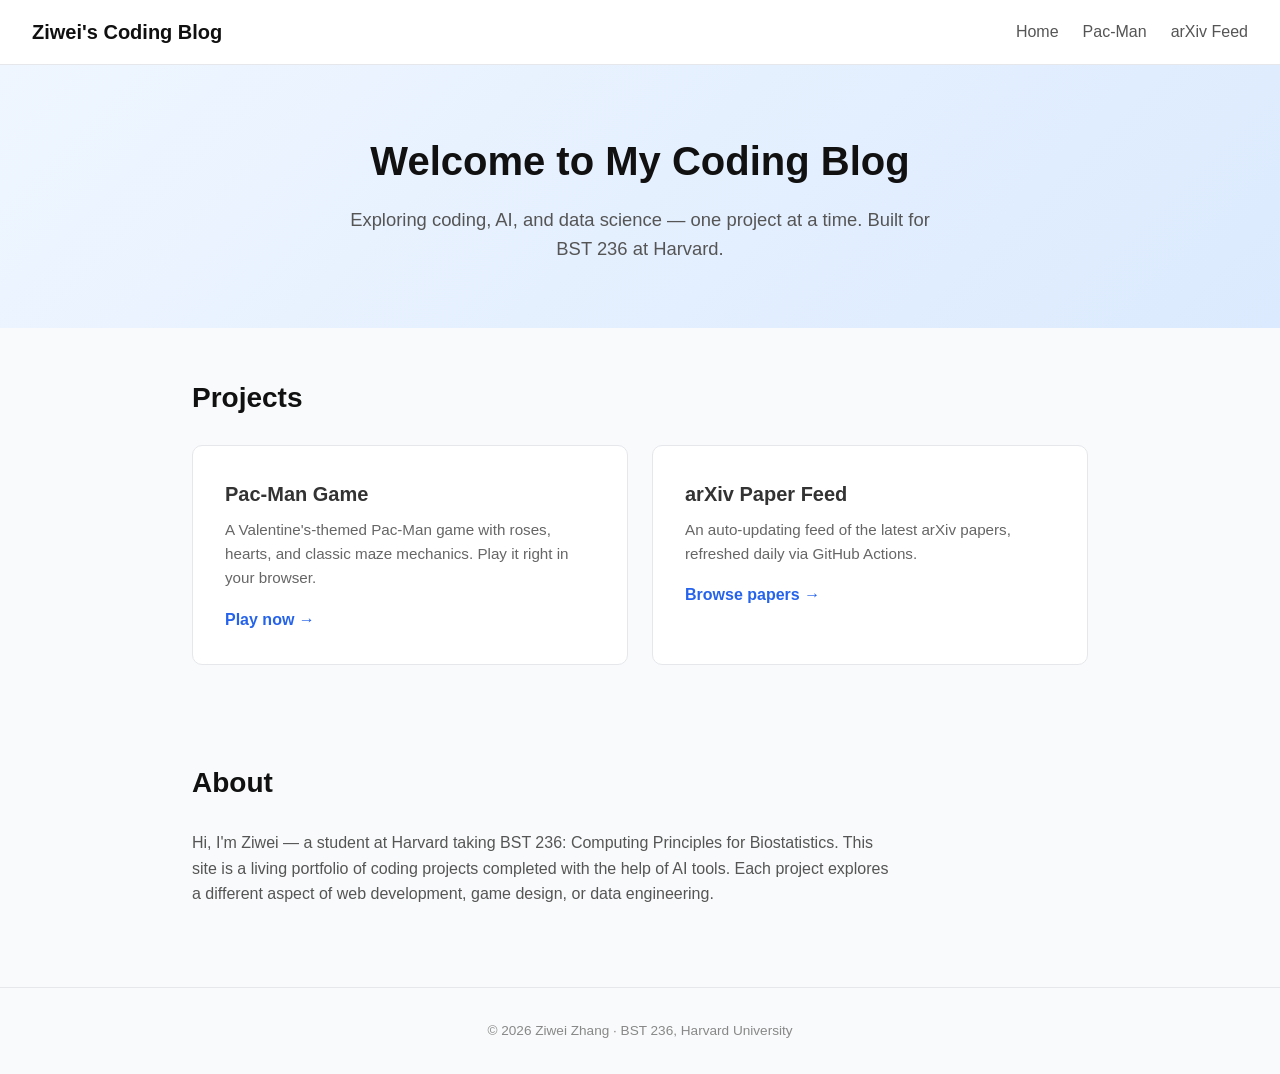
<file: index.html>
<!DOCTYPE html>
<html lang="en">
<head>
  <meta charset="UTF-8">
  <meta name="viewport" content="width=device-width, initial-scale=1.0">
  <title>Ziwei's Coding Blog</title>
  <link rel="stylesheet" href="style.css">
</head>
<body>
  <nav>
    <span class="brand">Ziwei's Coding Blog</span>
    <ul class="nav-links">
      <li><a href="./">Home</a></li>
      <li><a href="pacman/">Pac-Man</a></li>
      <li><a href="arxiv/">arXiv Feed</a></li>
    </ul>
  </nav>

  <div class="hero">
    <h1>Welcome to My Coding Blog</h1>
    <p>Exploring coding, AI, and data science — one project at a time. Built for BST 236 at Harvard.</p>
  </div>

  <section>
    <h2>Projects</h2>
    <div class="card-grid">
      <div class="card">
        <h3>Pac-Man Game</h3>
        <p>A Valentine's-themed Pac-Man game with roses, hearts, and classic maze mechanics. Play it right in your browser.</p>
        <a href="pacman/">Play now &rarr;</a>
      </div>
      <div class="card">
        <h3>arXiv Paper Feed</h3>
        <p>An auto-updating feed of the latest arXiv papers, refreshed daily via GitHub Actions.</p>
        <a href="arxiv/">Browse papers &rarr;</a>
      </div>
    </div>
  </section>

  <section class="about">
    <h2>About</h2>
    <p>Hi, I'm Ziwei — a student at Harvard taking BST 236: Computing Principles for Biostatistics. This site is a living portfolio of coding projects completed with the help of AI tools. Each project explores a different aspect of web development, game design, or data engineering.</p>
  </section>

  <footer>
    &copy; 2026 Ziwei Zhang &middot; BST 236, Harvard University
  </footer>
</body>
</html>
</file>
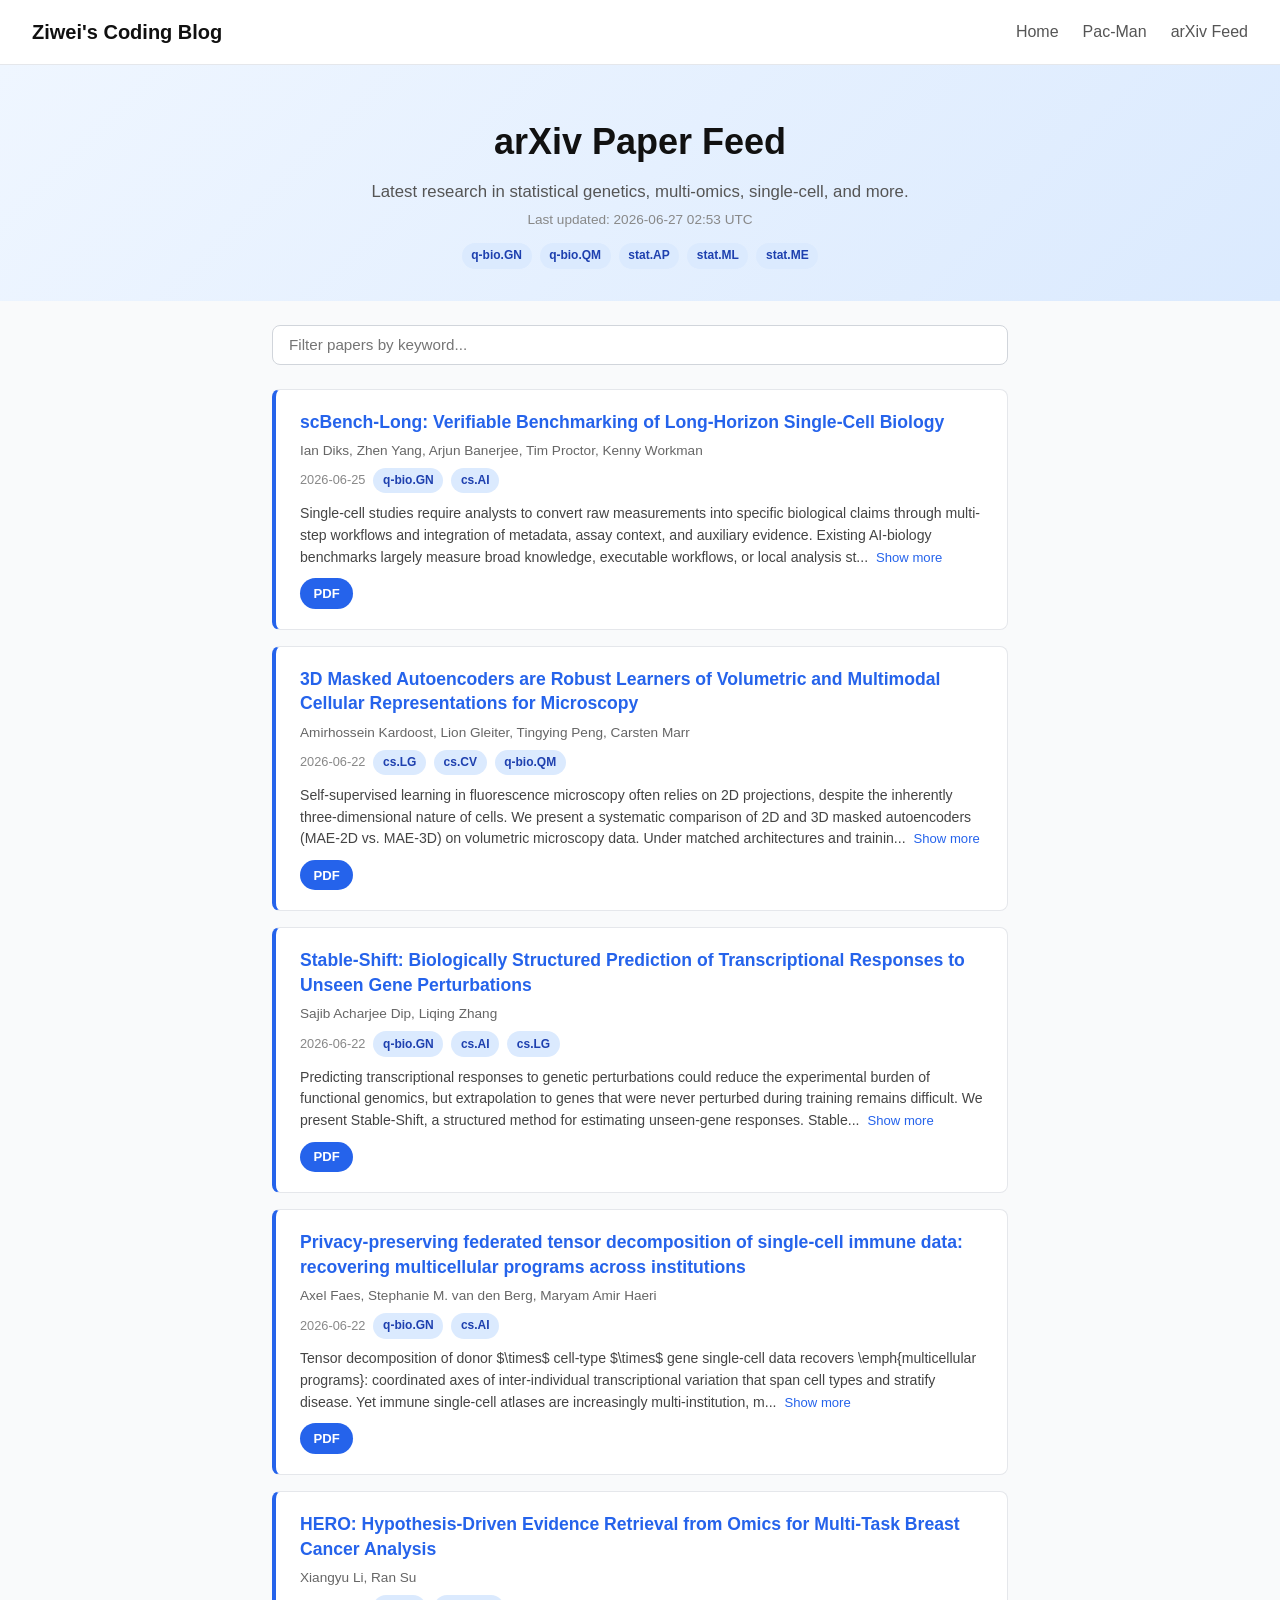
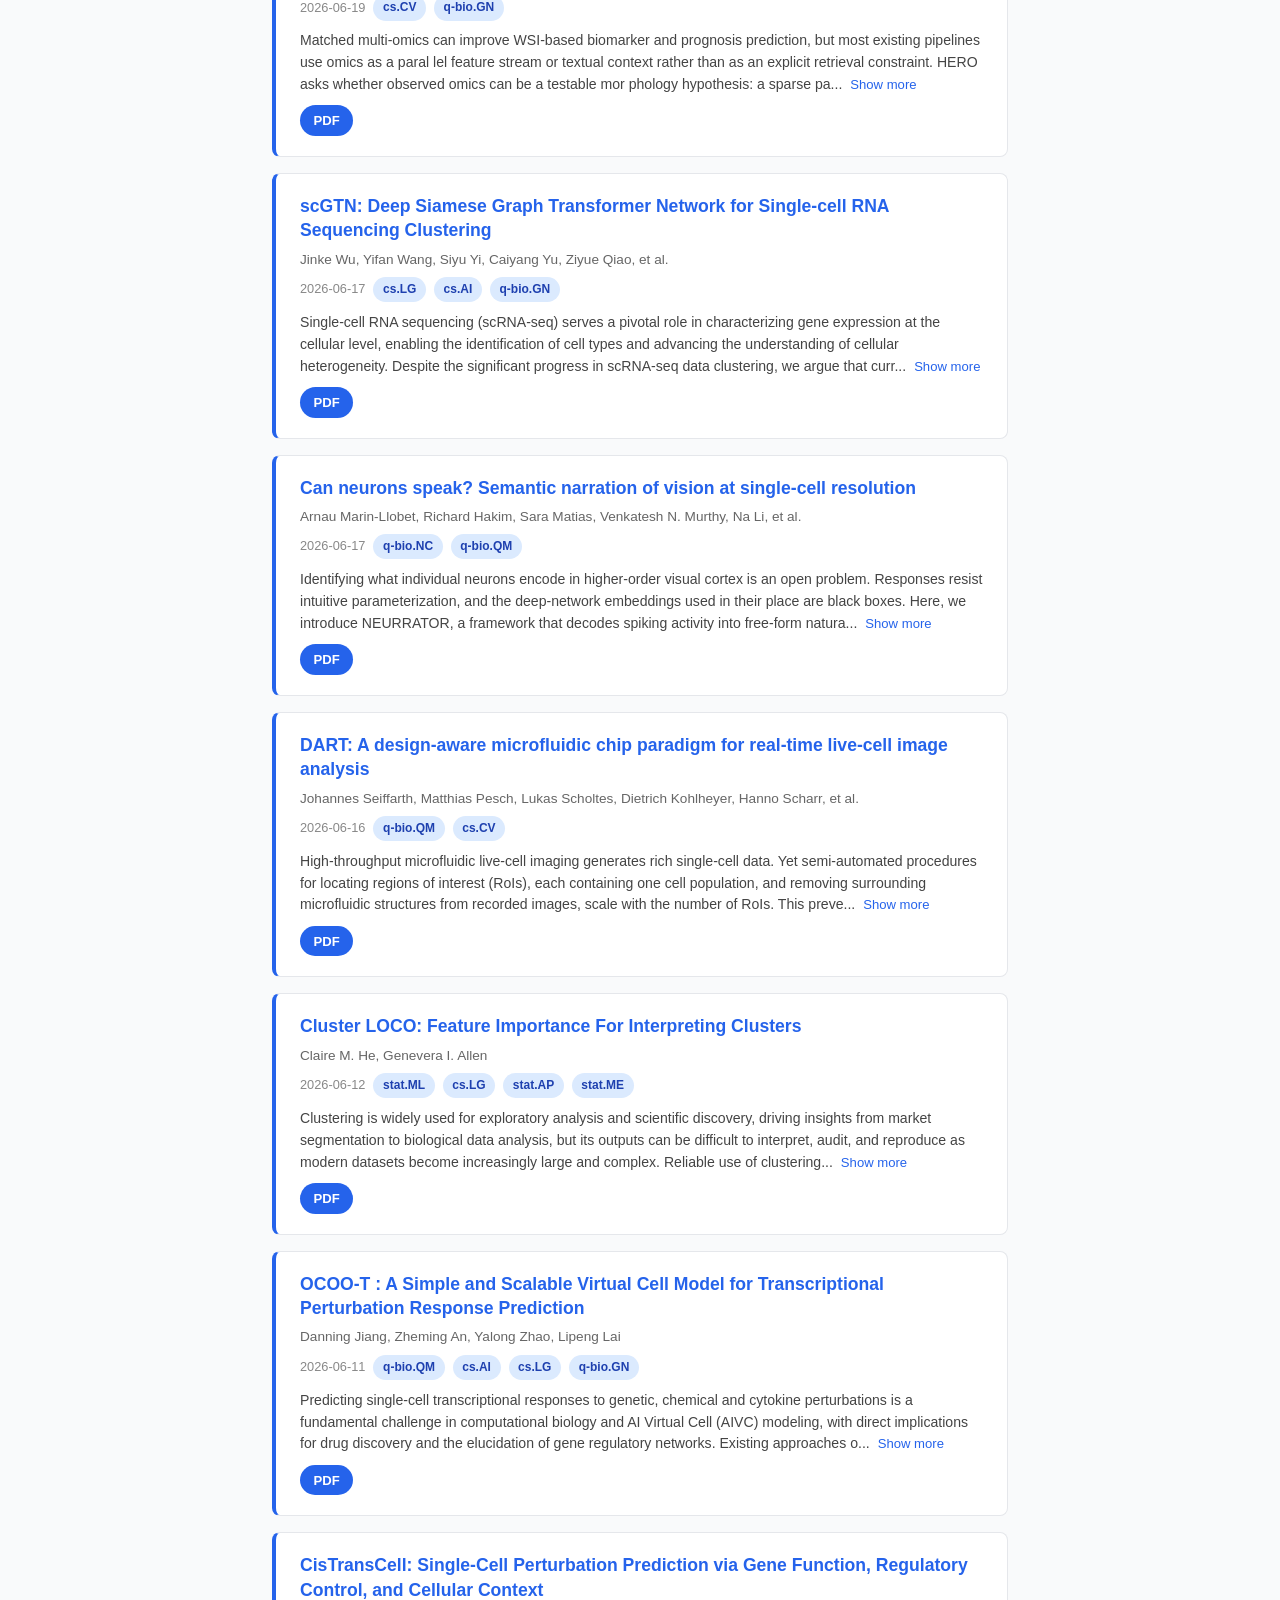
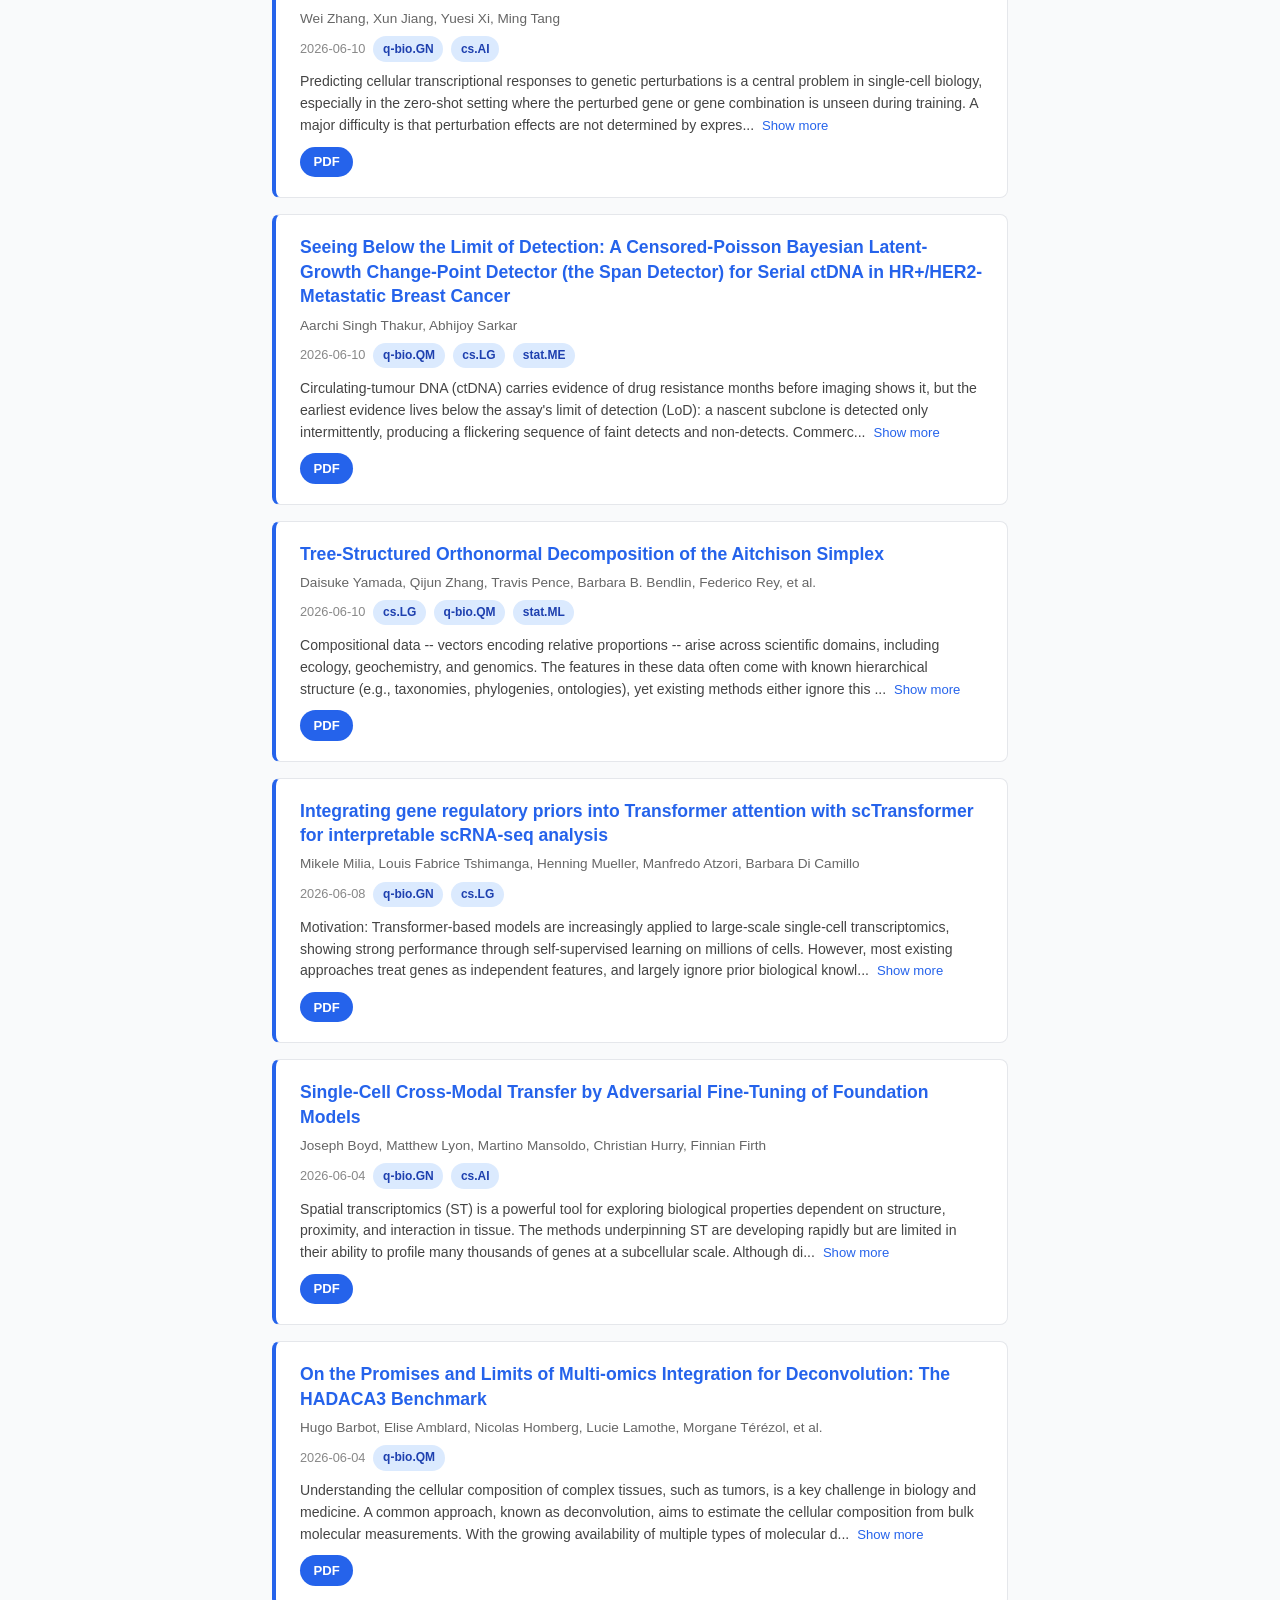
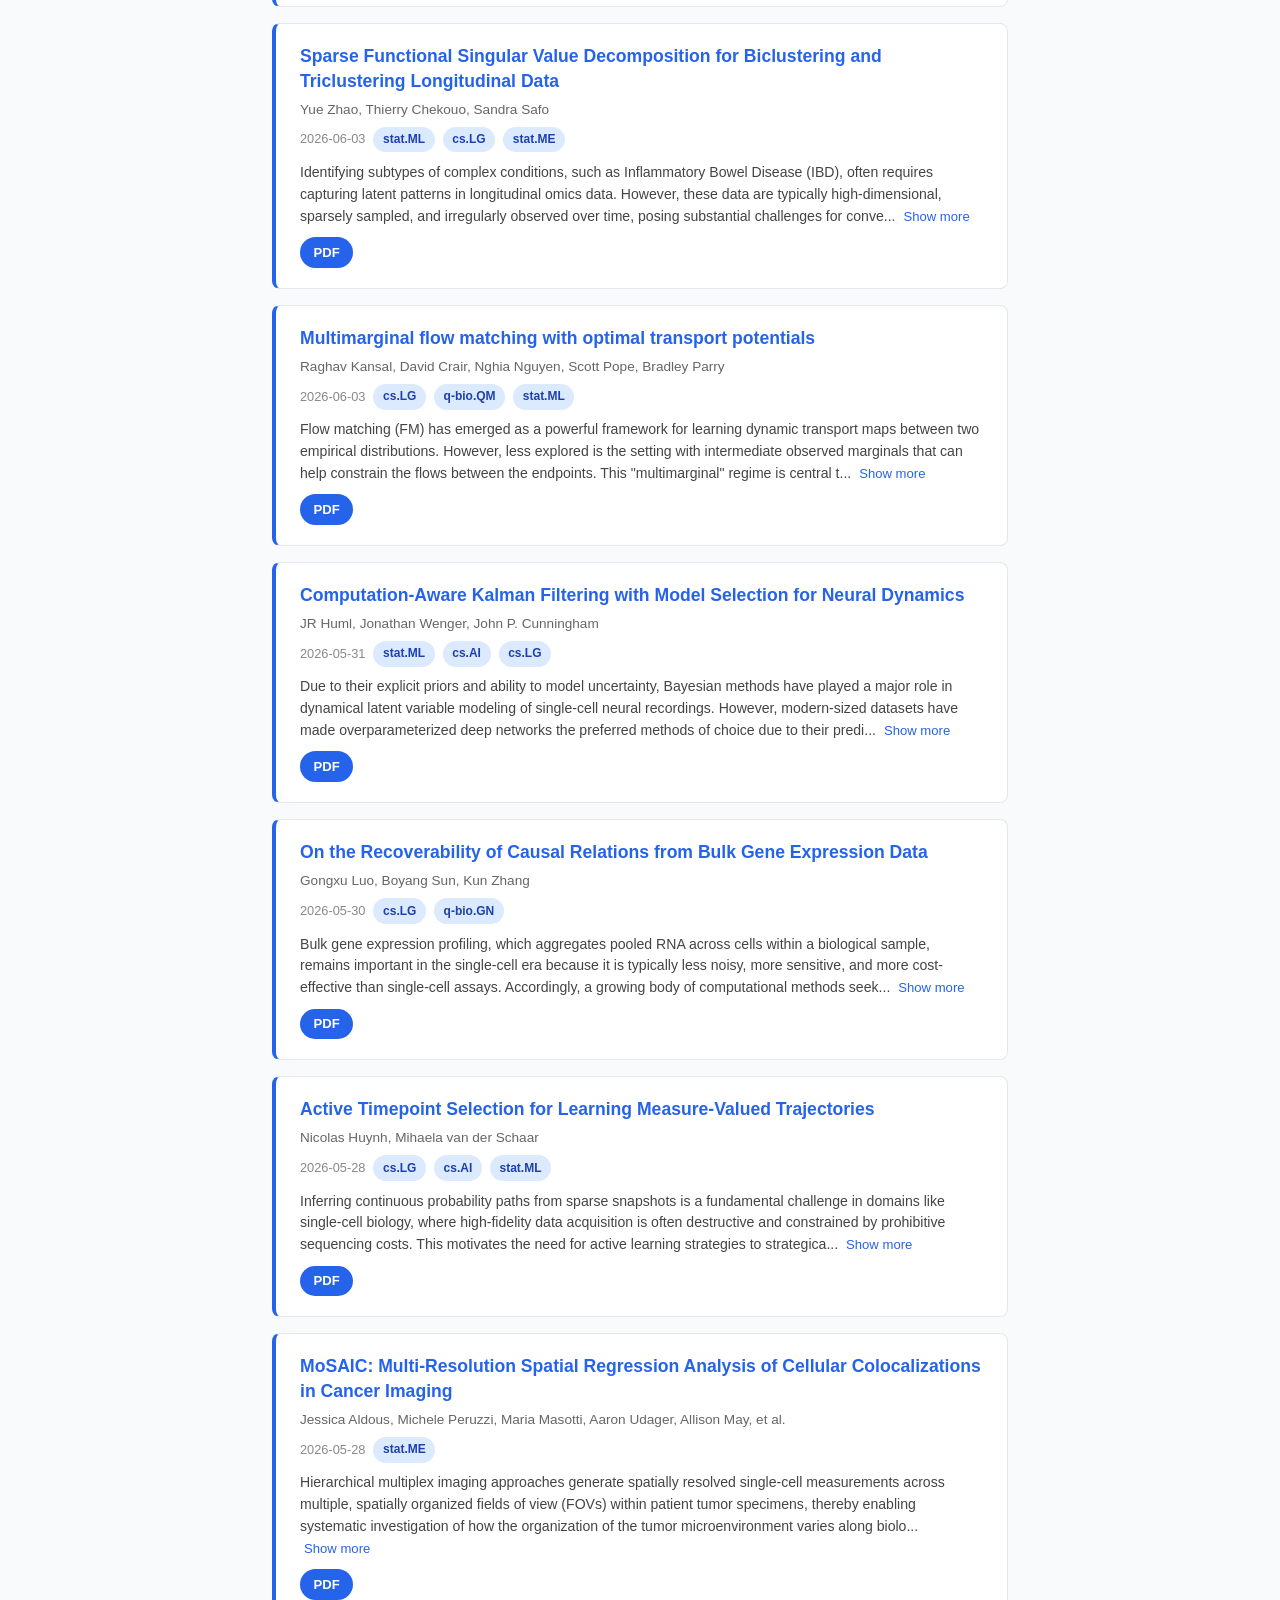
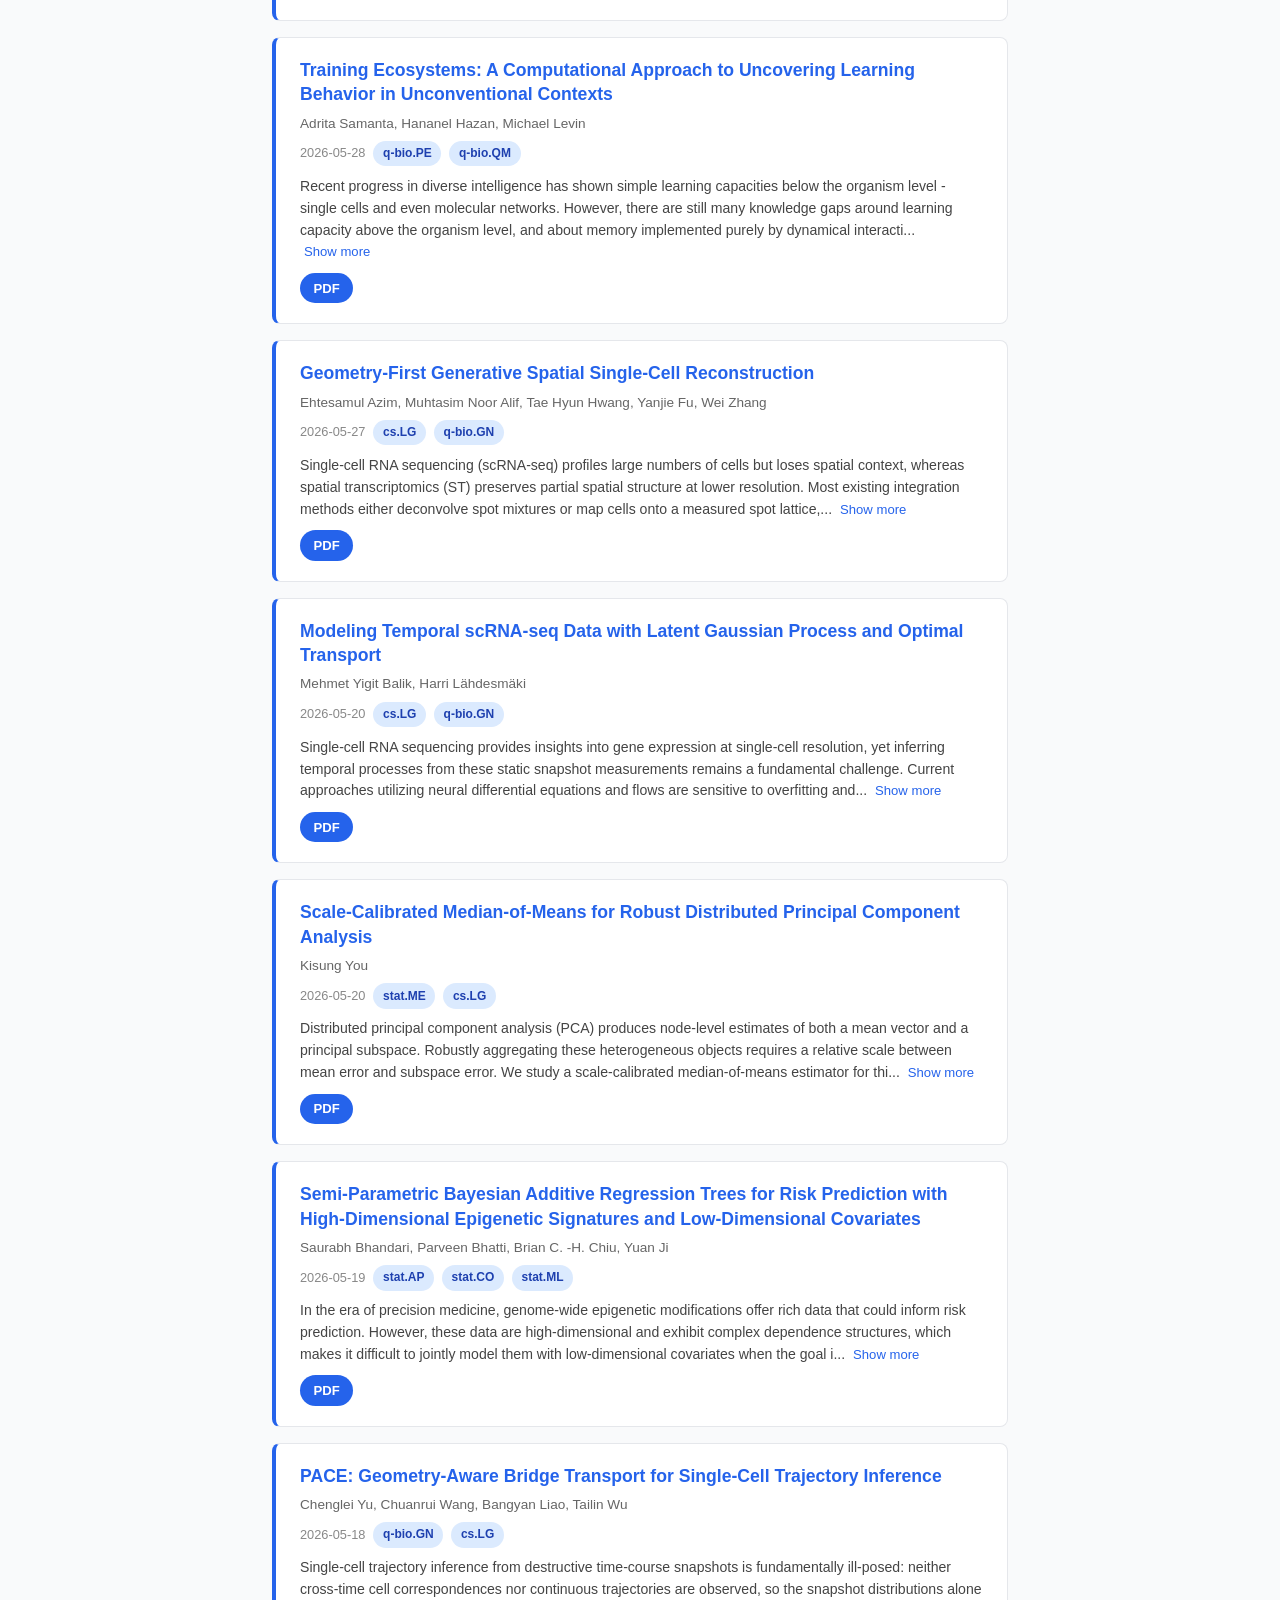
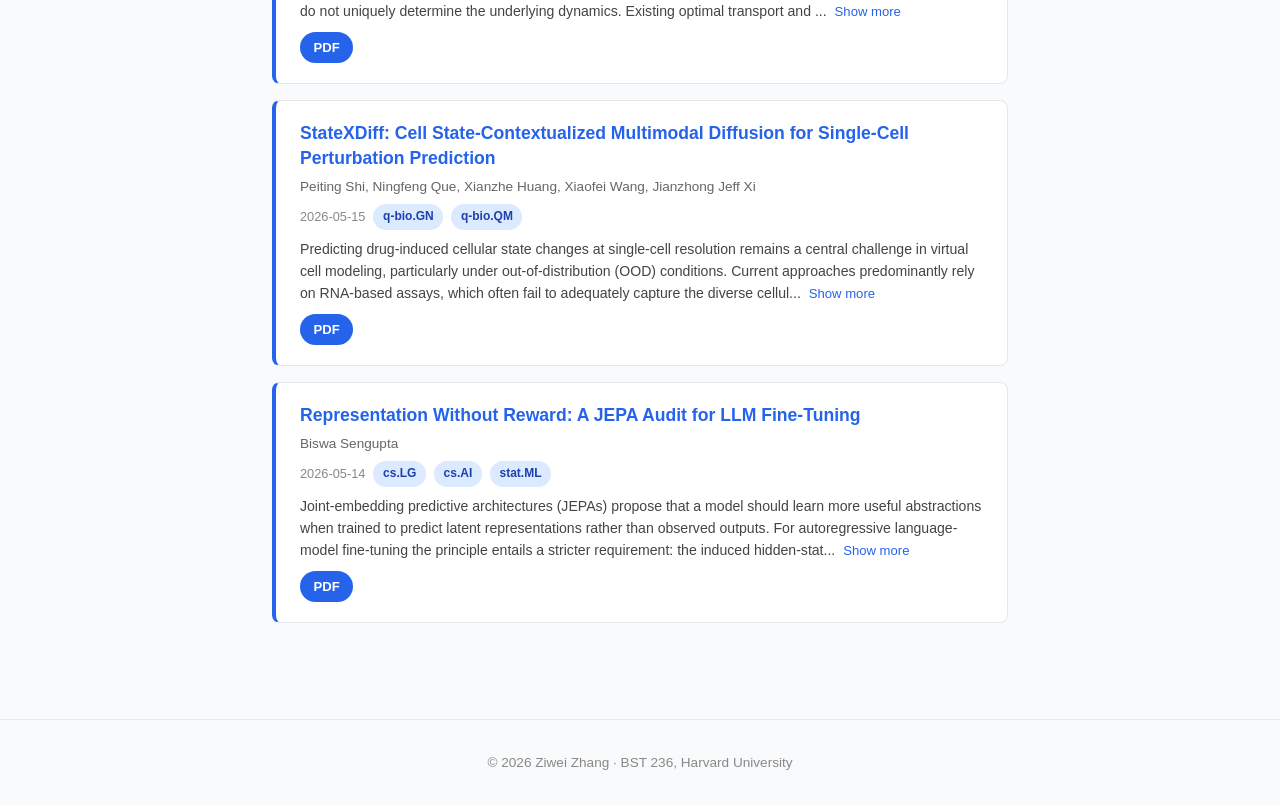
<file: arxiv/index.html>
<!DOCTYPE html>
<html lang="en">
<head>
  <meta charset="UTF-8">
  <meta name="viewport" content="width=device-width, initial-scale=1.0">
  <title>arXiv Paper Feed — Ziwei's Coding Blog</title>
  <link rel="stylesheet" href="../style.css">
</head>
<body>
  <nav>
    <span class="brand">Ziwei's Coding Blog</span>
    <ul class="nav-links">
      <li><a href="../">Home</a></li>
      <li><a href="../pacman/">Pac-Man</a></li>
      <li><a href="./">arXiv Feed</a></li>
    </ul>
  </nav>

  <div class="paper-feed-header">
    <h1>arXiv Paper Feed</h1>
    <p>Latest research in statistical genetics, multi-omics, single-cell, and more.</p>
    <p class="last-updated" id="lastUpdated"></p>
    <div class="category-badges">
      <span class="badge">q-bio.GN</span>
      <span class="badge">q-bio.QM</span>
      <span class="badge">stat.AP</span>
      <span class="badge">stat.ML</span>
      <span class="badge">stat.ME</span>
    </div>
  </div>

  <div class="feed-container">
    <div class="search-bar">
      <input type="text" id="searchInput" placeholder="Filter papers by keyword...">
    </div>

    <div id="paperList" class="paper-list">
      <p class="loading">Loading papers...</p>
    </div>
  </div>

  <footer>
    &copy; 2026 Ziwei Zhang &middot; BST 236, Harvard University
  </footer>

  <script>
    let allPapers = [];

    async function loadPapers() {
      try {
        const resp = await fetch('papers.json');
        const data = await resp.json();
        allPapers = data.papers || [];
        document.getElementById('lastUpdated').textContent =
          'Last updated: ' + (data.last_updated || 'unknown');
        renderPapers(allPapers);
      } catch (e) {
        document.getElementById('paperList').innerHTML =
          '<p class="loading">Failed to load papers.</p>';
      }
    }

    function renderPapers(papers) {
      const container = document.getElementById('paperList');
      if (papers.length === 0) {
        container.innerHTML = '<p class="loading">No papers found.</p>';
        return;
      }
      container.innerHTML = papers.map((p, i) => {
        const authors = p.authors.length > 5
          ? p.authors.slice(0, 5).join(', ') + ', et al.'
          : p.authors.join(', ');
        const abstractShort = p.abstract.length > 300;
        const abstractText = abstractShort
          ? p.abstract.slice(0, 300) + '...'
          : p.abstract;
        const cats = (p.categories || []).slice(0, 4)
          .map(c => '<span class="badge">' + c + '</span>').join(' ');
        return `
          <div class="paper-card">
            <a class="paper-title" href="${p.abs_url}" target="_blank" rel="noopener">${p.title}</a>
            <div class="paper-authors">${authors}</div>
            <div class="paper-meta">
              <span class="paper-date">${p.published}</span>
              ${cats}
            </div>
            <div class="paper-abstract" id="abs-${i}">
              <span class="abs-text">${abstractText}</span>
              ${abstractShort ? `<button class="toggle-abstract" onclick="toggleAbstract(${i}, this)">Show more</button>` : ''}
            </div>
            <a class="pdf-link" href="${p.pdf_url}" target="_blank" rel="noopener">PDF</a>
          </div>`;
      }).join('');
    }

    function toggleAbstract(i, btn) {
      const paper = allPapers[i];
      const textEl = document.querySelector(`#abs-${i} .abs-text`);
      if (btn.textContent === 'Show more') {
        textEl.textContent = paper.abstract;
        btn.textContent = 'Show less';
      } else {
        textEl.textContent = paper.abstract.slice(0, 300) + '...';
        btn.textContent = 'Show more';
      }
    }

    document.getElementById('searchInput').addEventListener('input', function () {
      const q = this.value.toLowerCase();
      if (!q) { renderPapers(allPapers); return; }
      const filtered = allPapers.filter(p =>
        p.title.toLowerCase().includes(q) ||
        p.authors.join(' ').toLowerCase().includes(q) ||
        p.abstract.toLowerCase().includes(q)
      );
      renderPapers(filtered);
    });

    loadPapers();
  </script>
</body>
</html>
</file>
<file: style.css>
* {
  margin: 0;
  padding: 0;
  box-sizing: border-box;
}

body {
  font-family: -apple-system, BlinkMacSystemFont, "Segoe UI", Roboto, Helvetica, Arial, sans-serif;
  color: #333;
  line-height: 1.6;
  background: #f9fafb;
}

a {
  color: #2563eb;
  text-decoration: none;
}

a:hover {
  text-decoration: underline;
}

/* Navbar */
nav {
  display: flex;
  align-items: center;
  justify-content: space-between;
  padding: 1rem 2rem;
  background: #fff;
  border-bottom: 1px solid #e5e7eb;
  position: sticky;
  top: 0;
  z-index: 10;
}

nav .brand {
  font-size: 1.25rem;
  font-weight: 700;
  color: #111;
}

nav .nav-links {
  display: flex;
  gap: 1.5rem;
  list-style: none;
}

nav .nav-links a {
  color: #555;
  font-weight: 500;
}

nav .nav-links a:hover {
  color: #2563eb;
  text-decoration: none;
}

/* Hero */
.hero {
  text-align: center;
  padding: 4rem 2rem;
  background: linear-gradient(135deg, #eff6ff, #dbeafe);
}

.hero h1 {
  font-size: 2.5rem;
  color: #111;
  margin-bottom: 0.75rem;
}

.hero p {
  font-size: 1.15rem;
  color: #555;
  max-width: 600px;
  margin: 0 auto;
}

/* Section */
section {
  max-width: 960px;
  margin: 0 auto;
  padding: 3rem 2rem;
}

section h2 {
  font-size: 1.75rem;
  margin-bottom: 1.5rem;
  color: #111;
}

/* Card Grid */
.card-grid {
  display: grid;
  grid-template-columns: repeat(auto-fit, minmax(260px, 1fr));
  gap: 1.5rem;
}

.card {
  background: #fff;
  border: 1px solid #e5e7eb;
  border-radius: 10px;
  padding: 2rem;
  transition: box-shadow 0.2s, transform 0.2s;
}

.card:hover {
  box-shadow: 0 4px 16px rgba(0, 0, 0, 0.08);
  transform: translateY(-2px);
}

.card h3 {
  font-size: 1.25rem;
  margin-bottom: 0.5rem;
}

.card p {
  color: #666;
  font-size: 0.95rem;
}

.card a {
  display: inline-block;
  margin-top: 1rem;
  font-weight: 600;
}

/* About */
.about p {
  max-width: 700px;
  color: #555;
}

/* Placeholder page */
.placeholder {
  text-align: center;
  padding: 6rem 2rem;
}

.placeholder h1 {
  font-size: 2rem;
  margin-bottom: 1rem;
  color: #111;
}

.placeholder p {
  color: #555;
  margin-bottom: 1.5rem;
}

/* Footer */
footer {
  text-align: center;
  padding: 2rem;
  font-size: 0.85rem;
  color: #888;
  border-top: 1px solid #e5e7eb;
  margin-top: 2rem;
}

/* Paper Feed */
.paper-feed-header {
  text-align: center;
  padding: 3rem 2rem 2rem;
  background: linear-gradient(135deg, #eff6ff, #dbeafe);
}

.paper-feed-header h1 {
  font-size: 2.25rem;
  color: #111;
  margin-bottom: 0.5rem;
}

.paper-feed-header p {
  color: #555;
  font-size: 1.05rem;
}

.paper-feed-header .last-updated {
  font-size: 0.85rem;
  color: #888;
  margin-top: 0.25rem;
}

.category-badges {
  margin-top: 0.75rem;
  display: flex;
  gap: 0.5rem;
  justify-content: center;
  flex-wrap: wrap;
}

.badge {
  display: inline-block;
  background: #dbeafe;
  color: #1e40af;
  font-size: 0.75rem;
  font-weight: 600;
  padding: 0.2rem 0.6rem;
  border-radius: 999px;
}

.feed-container {
  max-width: 800px;
  margin: 0 auto;
  padding: 1.5rem 2rem 3rem;
}

.search-bar {
  margin-bottom: 1.5rem;
}

.search-bar input {
  width: 100%;
  padding: 0.65rem 1rem;
  font-size: 0.95rem;
  border: 1px solid #d1d5db;
  border-radius: 8px;
  outline: none;
  transition: border-color 0.2s;
}

.search-bar input:focus {
  border-color: #2563eb;
  box-shadow: 0 0 0 3px rgba(37, 99, 235, 0.1);
}

.paper-list .loading {
  text-align: center;
  color: #888;
  padding: 2rem 0;
}

.paper-card {
  background: #fff;
  border: 1px solid #e5e7eb;
  border-left: 4px solid #2563eb;
  border-radius: 8px;
  padding: 1.25rem 1.5rem;
  margin-bottom: 1rem;
  transition: box-shadow 0.2s;
}

.paper-card:hover {
  box-shadow: 0 2px 12px rgba(0, 0, 0, 0.06);
}

.paper-title {
  font-size: 1.1rem;
  font-weight: 700;
  line-height: 1.4;
  display: block;
  margin-bottom: 0.35rem;
}

.paper-authors {
  font-size: 0.85rem;
  color: #666;
  margin-bottom: 0.4rem;
}

.paper-meta {
  display: flex;
  align-items: center;
  gap: 0.5rem;
  flex-wrap: wrap;
  margin-bottom: 0.6rem;
}

.paper-date {
  font-size: 0.8rem;
  color: #888;
}

.paper-abstract {
  font-size: 0.88rem;
  color: #444;
  line-height: 1.55;
  margin-bottom: 0.6rem;
}

.toggle-abstract {
  background: none;
  border: none;
  color: #2563eb;
  font-size: 0.82rem;
  cursor: pointer;
  padding: 0;
  margin-left: 0.25rem;
}

.toggle-abstract:hover {
  text-decoration: underline;
}

.pdf-link {
  display: inline-block;
  background: #2563eb;
  color: #fff !important;
  font-size: 0.82rem;
  font-weight: 600;
  padding: 0.3rem 0.85rem;
  border-radius: 999px;
  text-decoration: none !important;
  transition: background 0.2s;
}

.pdf-link:hover {
  background: #1d4ed8;
}

/* Responsive */
@media (max-width: 768px) {
  nav {
    flex-direction: column;
    gap: 0.75rem;
  }

  .hero h1 {
    font-size: 1.75rem;
  }

  section {
    padding: 2rem 1rem;
  }
}
</file>
